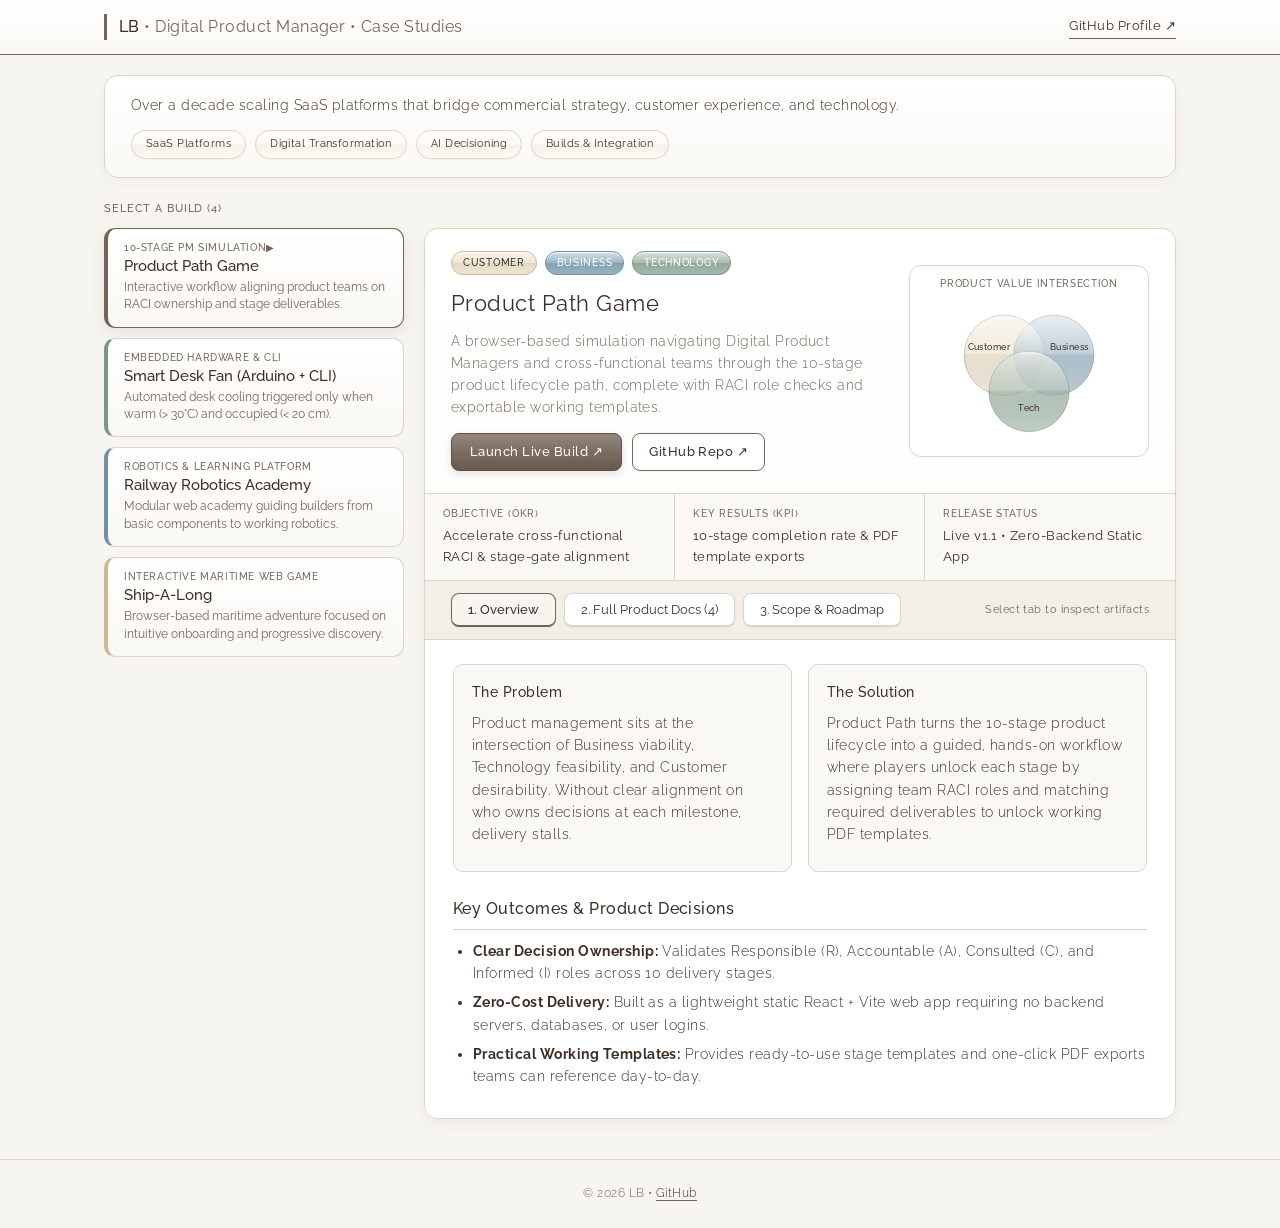
<file: index.html>
<!doctype html>
<html lang="en">
  <head>
    <meta charset="UTF-8" />
    <meta name="viewport" content="width=device-width, initial-scale=1.0" />
    <title>LB • Digital Product Manager • Case Studies</title>
    <script
      async
      src="https://www.googletagmanager.com/gtag/js?id=G-WE9FZVDCFE"
    ></script>
    <script>
      window.dataLayer = window.dataLayer || [];
      function gtag() {
        dataLayer.push(arguments);
      }
      gtag("js", new Date());
      gtag("config", "G-WE9FZVDCFE");
    </script>

    <link rel="icon" type="image/svg+xml" href="./favicon.svg" />

    <link rel="preconnect" href="https://fonts.googleapis.com" />
    <link rel="preconnect" href="https://fonts.gstatic.com" crossorigin />
    <link
      href="https://fonts.googleapis.com/css2?family=Raleway:ital,wght@0,100..900;1,100..900&display=swap"
      rel="stylesheet"
    />
    <link rel="stylesheet" href="style.css" />
  </head>
  <body>
    <header class="site-header">
      <div class="nav-container">
        <a href="#top" class="brand-title">
          LB <span>• Digital Product Manager • Case Studies</span>
        </a>
        <a
          href="https://www.github.com/digital-projects-lb"
          target="_blank"
          rel="noopener noreferrer"
          class="header-link"
        >
          GitHub Profile ↗
        </a>
      </div>
    </header>

    <main class="container" id="top">
      <section class="intro-banner">
        <p>
          Over a decade scaling SaaS platforms that bridge commercial strategy,
          customer experience, and technology.
        </p>
        <div class="proof-strip">
          <span class="proof-chip">SaaS Platforms</span>
          <span class="proof-chip">Digital Transformation</span>
          <span class="proof-chip">AI Decisioning</span>
          <span class="proof-chip">Builds &amp; Integration</span>
        </div>
      </section>

      <div class="section-bar">Select a Build (4)</div>

      <div class="split-workspace">
        <aside class="sidebar-column" id="sidebar-list"></aside>
        <section class="detail-panel" id="detail-panel"></section>
      </div>
    </main>

    <footer class="site-footer">
      <p>
        © 2026 LB •
        <a
          href="https://github.com/digital-projects-lb"
          target="_blank"
          rel="noopener noreferrer"
          >GitHub</a
        >
      </p>
    </footer>

    <script src="app.js"></script>
  </body>
</html>
</file>
<file: style.css>
:root {
  --canvas-bg: #f7f5f0;
  --card-surface: #ffffff;
  --espresso-ink: #3e2f26;
  --taupe-accent: #756558;
  --taupe-deep: #5e5045;
  --border-sand: #dcd6ca;
  --oat: #ebe2ce;
  --oat-rim: #cbb994;
  --baltic: #89a8ba;
  --baltic-rim: #7191a3;
  --lichen: #97b09f;
  --lichen-rim: #7d9685;
}

* {
  box-sizing: border-box;
  margin: 0;
  padding: 0;
}

body {
  font-family:
    "Raleway",
    -apple-system,
    BlinkMacSystemFont,
    sans-serif;
  font-weight: 300;
  letter-spacing: 0.03em;
  -webkit-font-smoothing: antialiased;
  background-color: var(--canvas-bg);
  color: var(--espresso-ink);
  line-height: 1.65;
}

.site-header {
  background-color: var(--card-surface);
  background-image: linear-gradient(180deg, #ffffff 0%, #faf8f4 100%);
  border-bottom: 1px solid var(--taupe-accent);
  padding: 14px 0;
}

.nav-container {
  max-width: 1120px;
  margin: 0 auto;
  padding: 0 24px;
  display: flex;
  justify-content: space-between;
  align-items: center;
  flex-wrap: wrap;
  gap: 12px;
}

.brand-title {
  font-size: 16px;
  font-weight: 500;
  color: var(--espresso-ink);
  text-decoration: none;
  padding-left: 12px;
  border-left: 3px solid var(--taupe-accent);
}

.brand-title span {
  color: var(--taupe-accent);
  font-weight: 400;
}

.header-link {
  font-size: 13px;
  font-weight: 400;
  color: var(--espresso-ink);
  text-decoration: none;
  border-bottom: 1.5px solid var(--taupe-accent);
  padding-bottom: 2px;
}

.container {
  max-width: 1120px;
  margin: 20px auto;
  padding: 0 24px;
}

.intro-banner {
  background-color: var(--card-surface);
  background-image: linear-gradient(180deg, #ffffff 0%, #faf8f4 100%);
  border: 1px solid var(--border-sand);
  border-radius: 14px;
  padding: 18px 26px;
  margin-bottom: 22px;
  box-shadow:
    0 4px 14px rgba(62, 47, 38, 0.04),
    inset 0 1px 0 #ffffff;
}

.intro-banner p {
  font-size: 14px;
  color: var(--espresso-ink);
  width: 100%;
}

.proof-strip {
  display: flex;
  flex-wrap: wrap;
  gap: 9px;
  margin-top: 13px;
}

.proof-chip {
  font-size: 11px;
  font-weight: 400;
  letter-spacing: 0.04em;
  color: var(--espresso-ink);
  background-color: #fbf8f1;
  background-image: linear-gradient(
    180deg,
    rgba(255, 255, 255, 0.82) 0%,
    rgba(255, 255, 255, 0.25) 48%,
    rgba(62, 47, 38, 0.03) 52%,
    rgba(255, 255, 255, 0.16) 100%
  );
  border: 1px solid #dfd7c8;
  box-shadow:
    0 1px 3px rgba(62, 47, 38, 0.04),
    inset 0 1px 0 #ffffff;
  border-radius: 999px;
  padding: 4px 14px;
}

.section-bar {
  font-size: 11px;
  font-weight: 500;
  text-transform: uppercase;
  letter-spacing: 0.08em;
  color: var(--taupe-accent);
  margin-bottom: 10px;
}

.split-workspace {
  display: grid;
  grid-template-columns: 300px 1fr;
  gap: 20px;
  align-items: start;
}

.sidebar-column {
  display: flex;
  flex-direction: column;
  gap: 10px;
}

.build-selector-card {
  width: 100%;
  text-align: left;
  font-family: inherit;
  background-color: var(--card-surface);
  background-image: linear-gradient(180deg, #ffffff 0%, #faf8f4 100%);
  border: 1px solid var(--border-sand);
  border-left: 4px solid var(--taupe-accent);
  border-radius: 11px;
  padding: 13px 16px;
  cursor: pointer;
  transition: all 0.2s ease;
  display: flex;
  flex-direction: column;
  gap: 4px;
  box-shadow: inset 0 1px 0 #ffffff;
}

.build-selector-card.pillar-all {
  border-left-color: var(--taupe-accent);
}
.build-selector-card.pillar-tech {
  border-left-color: var(--lichen-rim);
}
.build-selector-card.pillar-biz {
  border-left-color: var(--baltic-rim);
}
.build-selector-card.pillar-customer {
  border-left-color: var(--oat-rim);
}

.build-selector-card:hover {
  transform: translateY(-1px);
  box-shadow: 0 4px 12px rgba(62, 47, 38, 0.07);
}

.build-selector-card.active {
  background-color: #faf8f4;
  border-color: var(--taupe-accent);
  box-shadow: 0 5px 16px rgba(62, 47, 38, 0.09);
}

.card-top-meta {
  display: flex;
  justify-content: space-between;
  align-items: center;
  font-size: 10px;
  font-weight: 500;
  text-transform: uppercase;
  letter-spacing: 0.06em;
  color: var(--taupe-accent);
}

.build-selector-card h2 {
  font-size: 15px;
  font-weight: 500;
  color: var(--espresso-ink);
}

.build-selector-card p {
  font-size: 12px;
  color: var(--taupe-accent);
  line-height: 1.45;
}
.detail-panel {
  background-color: var(--card-surface);
  background-image: linear-gradient(180deg, #ffffff 0%, #faf8f4 100%);
  border: 1px solid var(--border-sand);
  border-radius: 14px;
  overflow: hidden;
  box-shadow:
    0 5px 16px rgba(62, 47, 38, 0.05),
    inset 0 1px 0 #ffffff;
}

.detail-header {
  padding: 22px 26px;
  border-bottom: 1px solid var(--border-sand);
  display: flex;
  justify-content: space-between;
  align-items: center;
  gap: 18px;
  flex-wrap: wrap;
}

.detail-header-text {
  flex: 1;
  min-width: 260px;
}

.detail-header-visual {
  flex-shrink: 0;
  display: flex;
  flex-direction: column;
  align-items: center;
  background: #ffffff;
  border: 1px solid var(--border-sand);
  border-radius: 12px;
  padding: 10px 14px;
}

.visual-caption {
  font-size: 9.5px;
  font-weight: 500;
  text-transform: uppercase;
  letter-spacing: 0.07em;
  color: var(--taupe-accent);
  margin-bottom: 6px;
}

.pillar-pills {
  display: flex;
  flex-wrap: wrap;
  gap: 8px;
  margin-bottom: 10px;
}

.pillar-pill {
  font-size: 10px;
  font-weight: 500;
  text-transform: uppercase;
  letter-spacing: 0.07em;
  padding: 3px 11px;
  border-radius: 999px;
  border: 1px solid var(--border-sand);
  background-image: linear-gradient(
    180deg,
    rgba(255, 255, 255, 0.65) 0%,
    rgba(255, 255, 255, 0.16) 48%,
    rgba(62, 47, 38, 0.05) 52%,
    rgba(255, 255, 255, 0.12) 100%
  );
  box-shadow: inset 0 1px 0 rgba(255, 255, 255, 0.85);
}

.pillar-pill.oat {
  background-color: var(--oat);
  border-color: var(--oat-rim);
  color: var(--espresso-ink);
}
.pillar-pill.baltic {
  background-color: var(--baltic);
  border-color: var(--baltic-rim);
  color: #ffffff;
}
.pillar-pill.lichen {
  background-color: var(--lichen);
  border-color: var(--lichen-rim);
  color: #ffffff;
}

.detail-header h2 {
  font-size: 22px;
  font-weight: 400;
  margin-bottom: 8px;
}

.detail-header p {
  font-size: 13.5px;
  color: var(--taupe-accent);
  margin-bottom: 14px;
}

.detail-actions {
  display: flex;
  flex-wrap: wrap;
  gap: 10px;
}

.btn-primary {
  display: inline-block;
  background-color: var(--taupe-accent);
  background-image: linear-gradient(
    180deg,
    rgba(255, 255, 255, 0.22) 0%,
    rgba(255, 255, 255, 0.05) 50%,
    rgba(0, 0, 0, 0.12) 100%
  );
  border: 1px solid var(--taupe-deep);
  color: #ffffff;
  font-weight: 500;
  font-size: 12.5px;
  padding: 8px 18px;
  border-radius: 8px;
  text-decoration: none;
  box-shadow: 0 3px 8px rgba(117, 101, 88, 0.18);
  transition: all 0.2s;
}

.btn-primary:hover {
  transform: translateY(-1px);
}

.btn-outline {
  display: inline-block;
  background-color: var(--card-surface);
  border: 1px solid var(--taupe-accent);
  color: var(--espresso-ink);
  font-weight: 500;
  font-size: 12.5px;
  padding: 8px 16px;
  border-radius: 8px;
  text-decoration: none;
  transition: all 0.2s;
}

.btn-outline:hover {
  background-color: #faf8f4;
}

.okr-metrics-row {
  display: grid;
  grid-template-columns: repeat(3, 1fr);
  background-color: #faf8f4;
  border-bottom: 1px solid var(--border-sand);
}

.okr-cell {
  padding: 12px 18px;
  border-right: 1px solid var(--border-sand);
  display: flex;
  flex-direction: column;
  gap: 2px;
}

.okr-cell:last-child {
  border-right: none;
}

.okr-label {
  font-size: 10px;
  font-weight: 500;
  text-transform: uppercase;
  letter-spacing: 0.08em;
  color: var(--taupe-accent);
}

.okr-value {
  font-size: 13px;
  font-weight: 400;
  color: var(--espresso-ink);
}

.subtabs-bar {
  display: flex;
  align-items: center;
  justify-content: space-between;
  gap: 10px;
  padding: 12px 26px;
  background-color: #f3efe6;
  border-bottom: 1px solid var(--border-sand);
  flex-wrap: wrap;
}

.subtabs-group {
  display: flex;
  gap: 8px;
  flex-wrap: wrap;
}

.subtabs-hint {
  font-size: 11px;
  font-weight: 400;
  color: var(--taupe-accent);
}

.subtab-btn {
  background: #ffffff;
  border: 1px solid var(--border-sand);
  border-bottom: 2.5px solid var(--border-sand);
  border-radius: 8px;
  padding: 8px 16px;
  font-family: inherit;
  font-size: 12.5px;
  font-weight: 400;
  color: var(--espresso-ink);
  cursor: pointer;
  transition: all 0.15s;
  box-shadow: 0 1px 3px rgba(62, 47, 38, 0.04);
}

.subtab-btn:hover {
  border-color: var(--taupe-accent);
  transform: translateY(-1px);
}

.subtab-btn.active {
  background-color: #f7f5f0;
  border-color: var(--taupe-accent);
  border-bottom: 2.5px solid var(--taupe-accent);
  color: var(--espresso-ink);
  font-weight: 500;
}

.detail-body {
  padding: 24px 28px;
  background: #ffffff;
}

.doc-section {
  margin-bottom: 24px;
}

.doc-section:last-child {
  margin-bottom: 0;
}

.doc-section h3 {
  font-size: 16px;
  font-weight: 500;
  margin-bottom: 10px;
  padding-bottom: 6px;
  border-bottom: 1px solid var(--border-sand);
}

.doc-section h4 {
  font-size: 13.5px;
  font-weight: 500;
  color: var(--taupe-accent);
  margin: 12px 0 6px;
}

.doc-section p {
  font-size: 13.5px;
  margin-bottom: 10px;
}

.doc-section ul {
  padding-left: 20px;
  font-size: 13.5px;
}

.doc-section li {
  margin-bottom: 7px;
}

.split-2 {
  display: grid;
  grid-template-columns: 1fr 1fr;
  gap: 16px;
}

.info-box {
  background-color: #faf8f4;
  border: 1px solid var(--border-sand);
  border-radius: 10px;
  padding: 16px 18px;
}

.info-box h4 {
  font-size: 14px;
  font-weight: 500;
  color: var(--espresso-ink);
  margin: 0 0 8px 0;
}

.data-table {
  width: 100%;
  border-collapse: collapse;
  font-size: 13px;
  margin-top: 10px;
}

.data-table th {
  background-color: #faf8f4;
  font-weight: 500;
  text-align: left;
  padding: 9px 12px;
  border: 1px solid var(--border-sand);
}

.data-table td {
  padding: 9px 12px;
  border: 1px solid var(--border-sand);
}

.gantt-wrap {
  overflow-x: auto;
  margin-top: 12px;
}

.gantt-table {
  width: 100%;
  min-width: 560px;
  border-collapse: collapse;
  font-size: 12.5px;
}

.gantt-table th,
.gantt-table td {
  padding: 8px 6px;
  border: 1px solid var(--border-sand);
  text-align: center;
}

.gantt-table th:first-child,
.gantt-table td:first-child {
  text-align: left;
  padding-left: 12px;
  background-color: #faf8f4;
  font-weight: 400;
  width: 210px;
}

.gantt-bar {
  height: 13px;
  border-radius: 999px;
  background-color: var(--oat-rim);
}
.gantt-bar.baltic {
  background-color: var(--baltic);
}
.gantt-bar.lichen {
  background-color: var(--lichen);
}

.site-footer {
  text-align: center;
  padding: 24px;
  font-size: 12px;
  color: var(--taupe-accent);
  border-top: 1px solid var(--border-sand);
  margin-top: 40px;
}

.site-footer a {
  color: var(--espresso-ink);
  text-decoration: none;
  border-bottom: 1px solid var(--taupe-accent);
}

@media (max-width: 860px) {
  .split-workspace,
  .split-2,
  .okr-metrics-row {
    grid-template-columns: 1fr;
  }
  .okr-cell {
    border-right: none;
    border-bottom: 1px solid var(--border-sand);
  }
}
</file>
